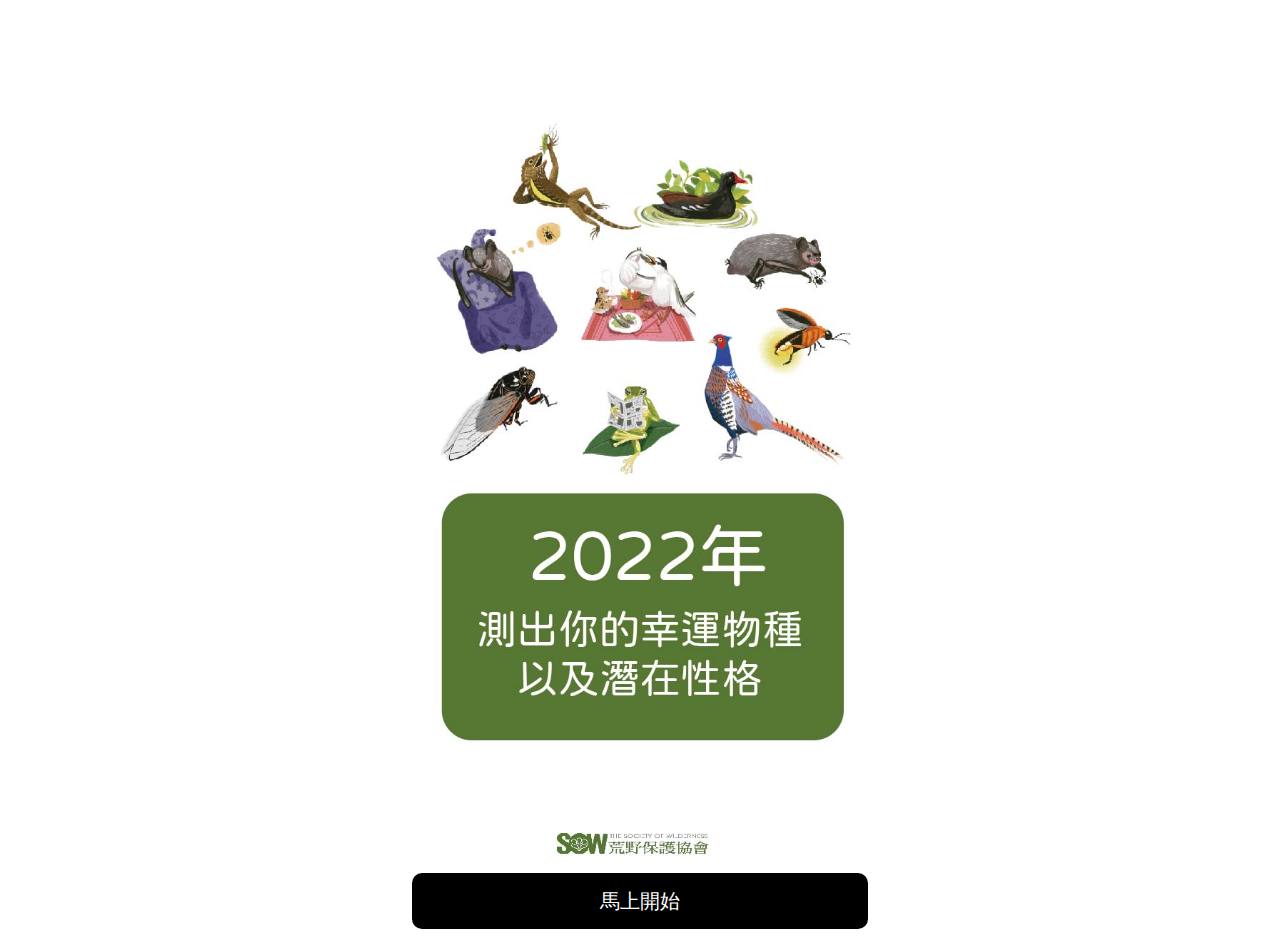
<file: index.html>
<!DOCTYPE html>
<html lang="en">
  <head>
    <meta charset="UTF-8" />
    <meta name="viewport" content="width=device-width, initial-scale=1.0" />
    <link href="./statics/css/style.css" rel="stylesheet" />
    <title>幸運物種測驗</title>
  </head>
  <body>
    <div class="container">
      <div class="dCKRya" style="width: 90%;">
        <a style="font-size: 4em; font-weight: bold; padding-top: 20%;"></a>
        <!-- <div>對朋友來說 我是怎樣的朋友？</div> -->
        <img
          src="./statics/img/mascots/更新版_圖卡_首頁.jpg"
          style="width: 80%; height: auto;"
        />
        <!-- <button>馬上開始</button> -->
        <input
          class="start_button"
          value="馬上開始"
          onclick="location.href='exams.html';"
          type="button"
        />
      </div>
    </div>
  </body>
</html>
</file>
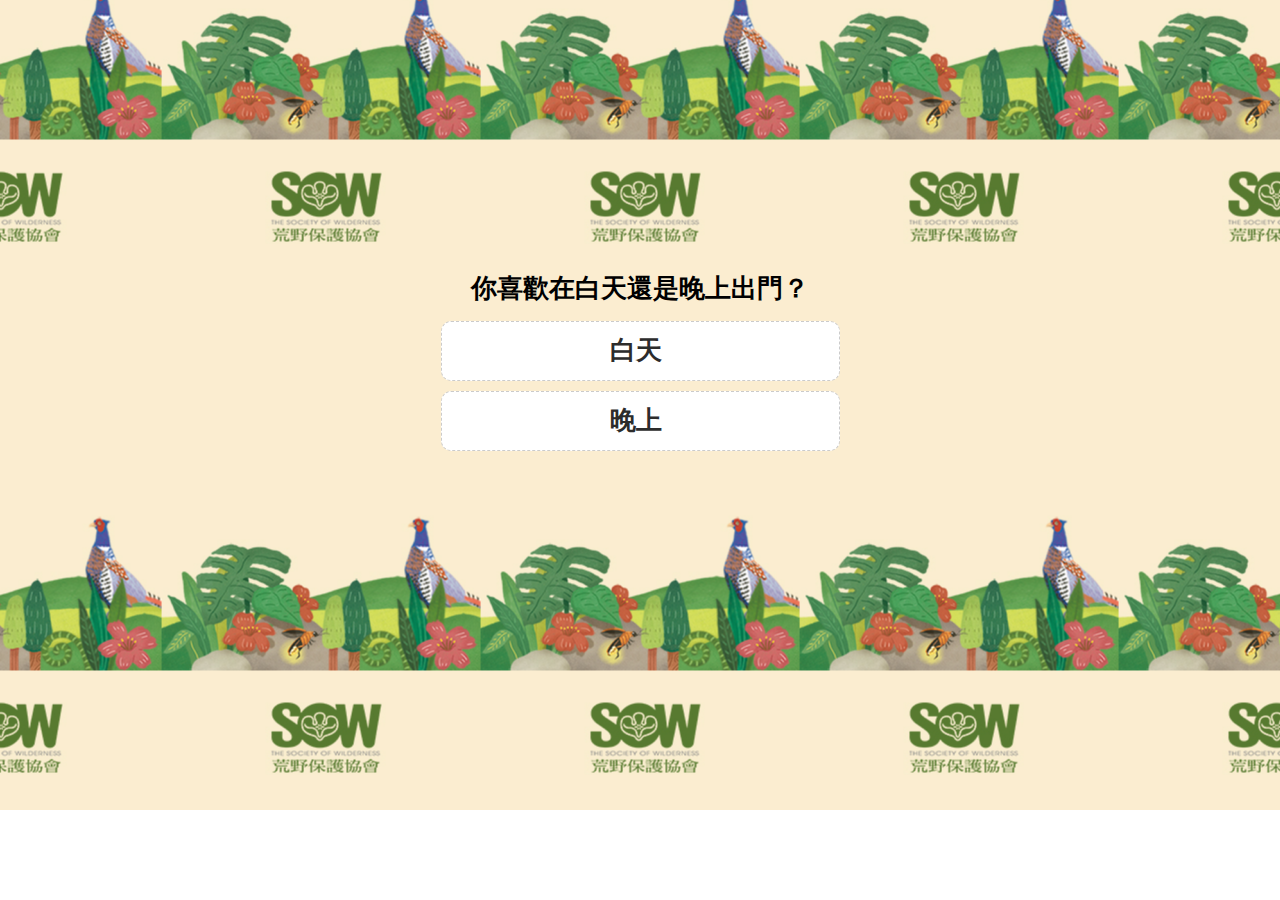
<file: exams.html>
<!DOCTYPE html>
<html lang="en">
  <head>
    <meta charset="UTF-8" />
    <meta name="viewport" content="width=device-width, initial-scale=1.0" />
    <link href="./statics/css/style.css" rel="stylesheet" />
    <title>幸運物種測驗</title>
  </head>
  <body>
    <div class="container bg_img">
      <div class="dCKRya">
        <div style="width: 70%; margin: 45%;">
          <div class="frTzDP" style="margin: 10px;">
            <!-- <img
              src="https://static.wippy.io/r/mbti_web/gender_image.png"
              style="bottom: 0px; width: 30%; height: 30%;"
            /> -->
            <div class="hcyQsG" id="question">
              <div>你喜歡在白天還是晚上出門？</div>
            </div>
          </div>
          <div>
            <!-- style="background-color: red;"> -->
            <button
              class="common__DefaultButton-tzij20-2 cdNgSy btn-on-click"
              style="
                display: flex;
                justify-content: center;
                align-items: center;
                outline: none;
              "
              id="btn_1"
              onclick="changeColor(1)"
            >
              <div id="btn_1_text" class="hcyQsG">白天</div>
            </button>
          </div>
          <div>
            <button
              class="common__DefaultButton-tzij20-2 cdNgSy btn-on-click"
              style="
                display: flex;
                justify-content: center;
                align-items: center;
                outline: none;
              "
              id="btn_2"
              onclick="changeColor(2)"
            >
              <div id="btn_2_text" class="hcyQsG">晚上</div>
            </button>
          </div>
        </div>
      </div>
    </div>
    <script>
      var num = 0;
      var NUM_QUESTION = 3;

      let ans = [];
      function sleep(ms) {
        return new Promise((resolve) => setTimeout(resolve, ms));
      }

      async function changeColor(n) {
        var btn_name = "btn_" + n;

        ans.push(n);

        document.getElementById(btn_name).style.borderColor =
          "rgb(253 105 139)";
        document.getElementById(btn_name).style.borderWidth = "0.25em";
        document.getElementById(btn_name + "_text").style.color =
          "rgb(253 105 139)";

        if (num <= NUM_QUESTION) await sleep(400).then(() => {});
        if (num == NUM_QUESTION) {
          runResults();
        }
        nextQuestion(num);
        num += 1;
      }

      function nextQuestion(num) {
        if (num < NUM_QUESTION)
          for (let i = 1; i <= 2; i++) {
            document.getElementById("btn_" + i).style.border =
              "1px dashed rgb(203, 203, 203)";
          }

        // document.getElementById("btn_2").style.border =
        //   "1px dashed rgb(203, 203, 203)";

        let options = [
          // ["白天", "夜晚"],
          ["外向", "內向"],
          ["唱歌我最愛", "唱歌我不愛"],
          ["怕", "不怕"]
        ];

        let questions = [
          // ["白天", "夜晚"],
          ["你認為你的個性是內向還外向？"],
          ["唱歌是你不可或缺的娛樂嗎？"],
          ["你怕高嗎？"]
        ];

        for (let i = 1; i <= 2; i++) {
          document.getElementById("btn_" + i).innerHTML =
            '<div class="bqQQkU">' +
            '</div><div id="btn_' +
            i +
            '_text" class="hcyQsG">' +
            options[num][i - 1] +
            "</div>";

          document.getElementById("question").innerHTML =
            "<div>" + questions[num] + "</div>";
          document.getElementById("btn_" + i + "_text").style.color =
            "rgb(44, 44, 44)";
        }

        // document.getElementById("btn_1_text").style.color = "rgb(44, 44, 44)";
        // document.getElementById("btn_2_text").style.color = "rgb(44, 44, 44)";
      }

      function runResults() {
        if (ans[0] == 2 && ans[2] == 2 && ans[3] == 1) {
          window.location.href = "mascot/rhacophorus_taipeianus.html";
        } else if (ans[0] == 1 && ans[1] == 2 && ans[2] == 1 && ans[3] == 1) {
          window.location.href = "mascot/sterna_albifrons.html";
        } else if (ans[0] == 2 && ans[1] == 1 && ans[2] == 1 && ans[3] == 2) {
          window.location.href = "mascot/frosted_bat.html";
        } else if (ans[0] == 1 && ans[1] == 1 && ans[2] == 2 && ans[3] == 2) {
          window.location.href = "mascot/gallinula_chloropus.html";
        } else if (ans[0] == 1 && ans[1] == 1 && ans[2] == 1 && ans[3] == 2) {
          window.location.href = "mascot/zhangixalus_arvalis.html";
        } else if (ans[0] == 1 && ans[1] == 2 && ans[2] == 1 && ans[3] == 2) {
          window.location.href = "mascot/lophura_swinhoii.html";
        } else if (ans[0] == 1 && ans[1] == 1 && ans[2] == 1 && ans[3] == 1) {
          window.location.href = "mascot/cryptotympana_atrata.html";
        } else if (ans[0] == 2 && ans[1] == 2 && ans[2] == 1 && ans[3] == 1) {
          window.location.href = "mascot/diploderma_swinhonis.html";
        } else if (ans[0] == 1 && ans[1] == 2 && ans[2] == 2 && ans[3] == 1) {
          window.location.href = "mascot/phasianus_colchicus_formosanus.html";
        } else if (ans[0] == 2 && ans[1] == 1 && ans[2] == 1 && ans[3] == 1) {
          window.location.href = "mascot/luciola_cerata.html";
        } else if (ans[0] == 2 && ans[1] == 2 && ans[2] == 2 && ans[3] == 2) {
          window.location.href = "mascot/luciola_cerata.html";
        } else if (ans[0] == 1 && ans[1] == 1 && ans[2] == 2 && ans[3] == 1) {
          window.location.href = "mascot/himantopus_himantopuss.html";
        } else {
          window.location.href = "mascot/wild_hero.html";
        }
      }

      //   if (num == 0) {
      //
      //   }
    </script>
  </body>
</html>
</file>
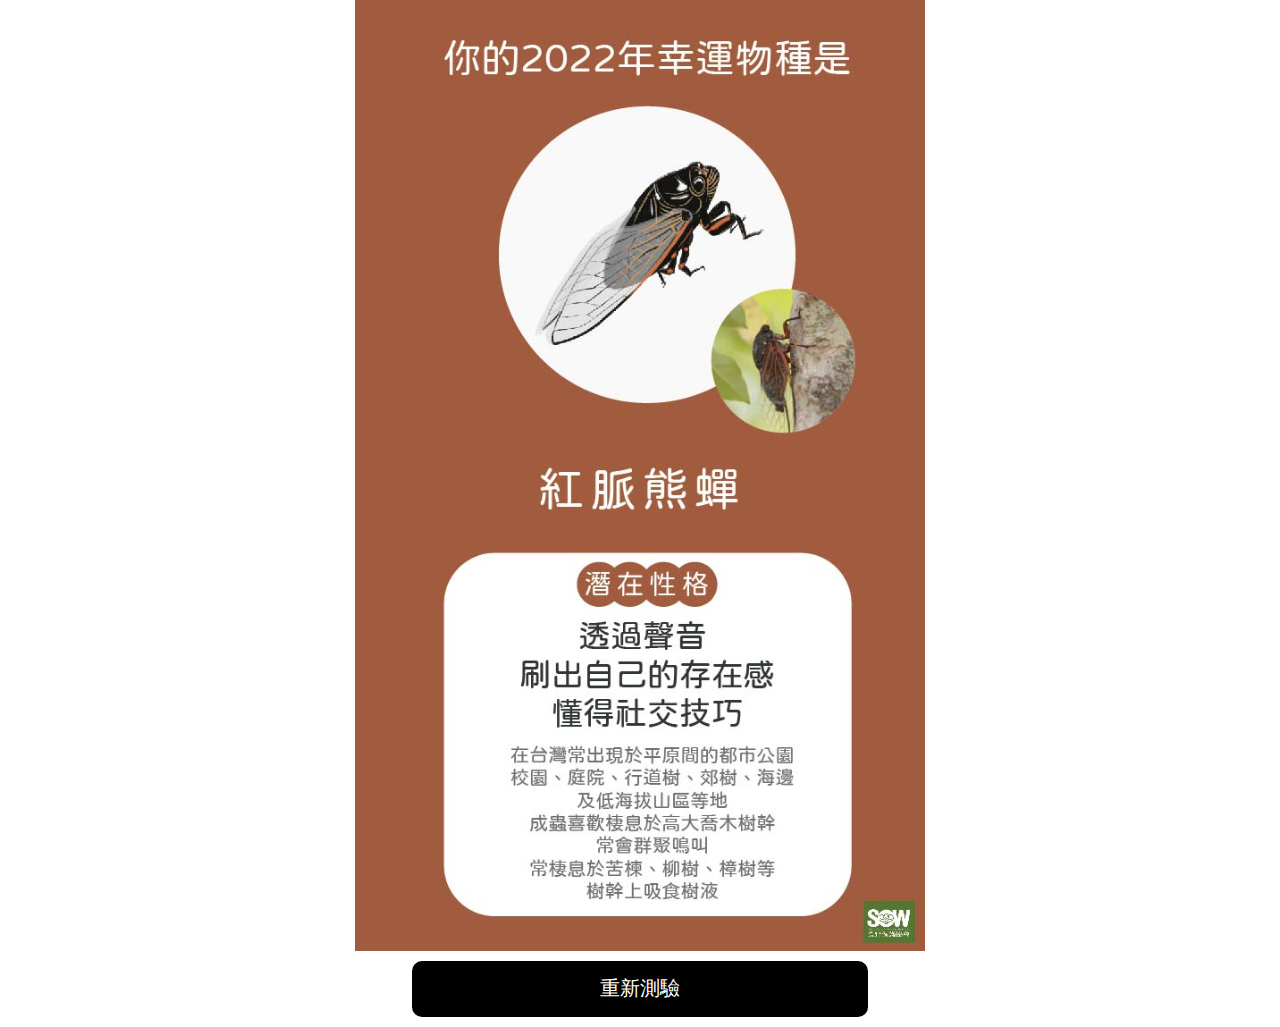
<file: mascot/cryptotympana_atrata.html>
<!DOCTYPE html>
<html lang="en">
  <head>
    <meta charset="UTF-8" />
    <meta name="viewport" content="width=device-width, initial-scale=1.0" />
    <link href="../statics/css/style.css" rel="stylesheet" />
    <title>幸運物種測驗</title>
  </head>
  <body>
    <div class="container">
      <div class="dCKRya" style="width: 90%;">
        <!-- <div>對朋友來說 我是怎樣的朋友？</div> -->
        <img
          src="../statics/img/mascots/更新版_圖卡_紅脈熊蟬.jpg"
          style="width: 100%; height: auto;"
        />
        <!-- <button>馬上開始</button> -->
        <input
          class="return_button"
          value="重新測驗"
          onclick="location.href='../index.html';"
          type="button"
        />
      </div>
    </div>
  </body>
</html>
</file>
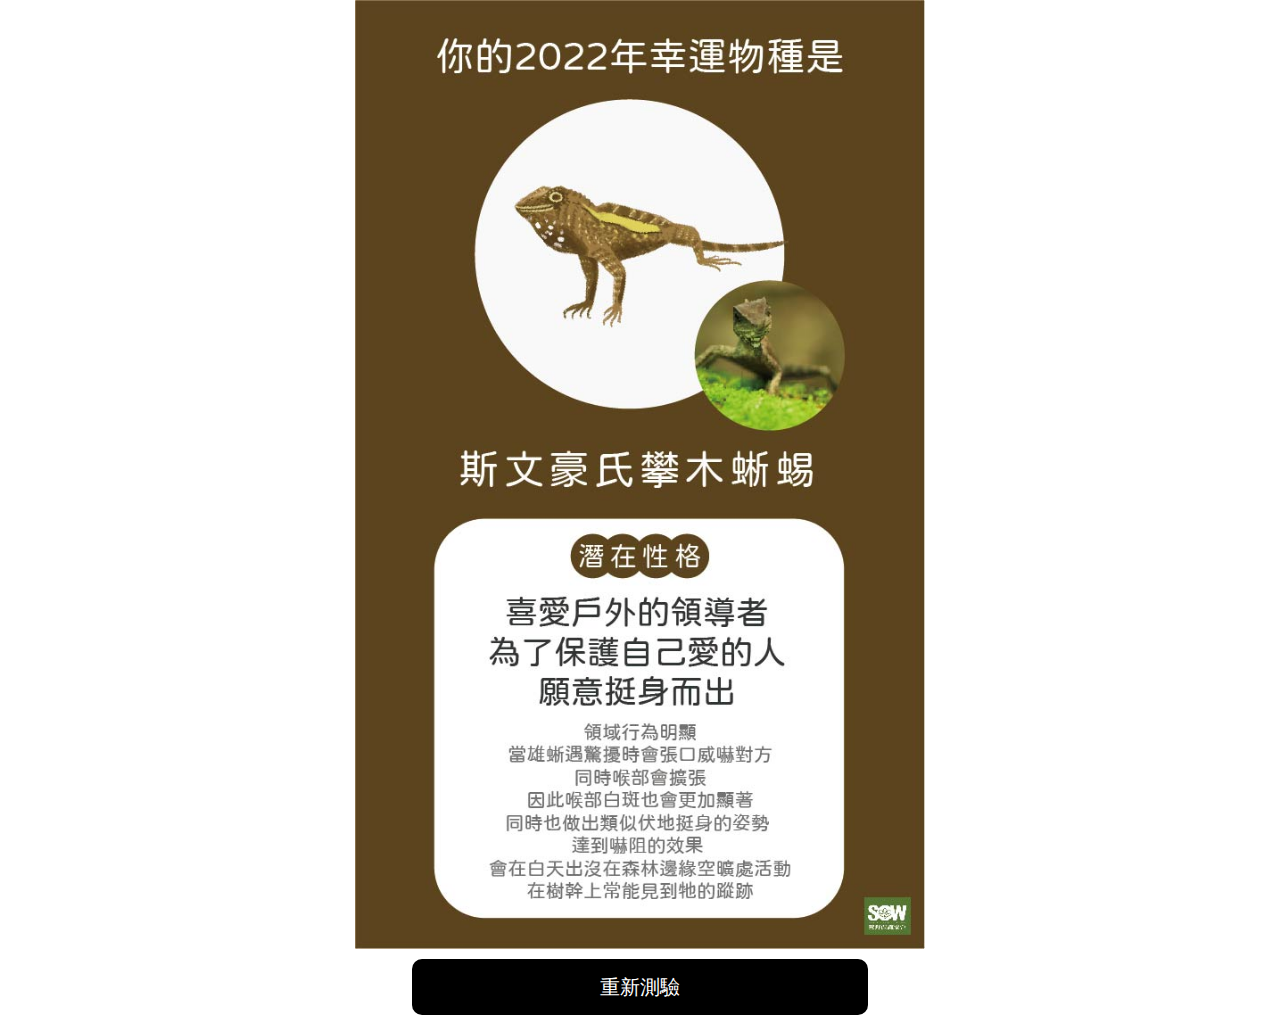
<file: mascot/diploderma_swinhonis.html>
<!DOCTYPE html>
<html lang="en">
  <head>
    <meta charset="UTF-8" />
    <meta name="viewport" content="width=device-width, initial-scale=1.0" />
    <link href="../statics/css/style.css" rel="stylesheet" />
    <title>幸運物種測驗</title>
  </head>
  <body>
    <div class="container">
      <div class="dCKRya" style="width: 90%;">
        <!-- <div>對朋友來說 我是怎樣的朋友？</div> -->
        <img
          src="../statics/img/mascots/更新版_圖卡_斯文豪氏攀木蜥蜴.jpg"
          style="width: 100%; height: auto;"
        />
        <!-- <button>馬上開始</button> -->
        <input
          class="return_button"
          value="重新測驗"
          onclick="location.href='../index.html';"
          type="button"
        />
      </div>
    </div>
  </body>
</html>
</file>
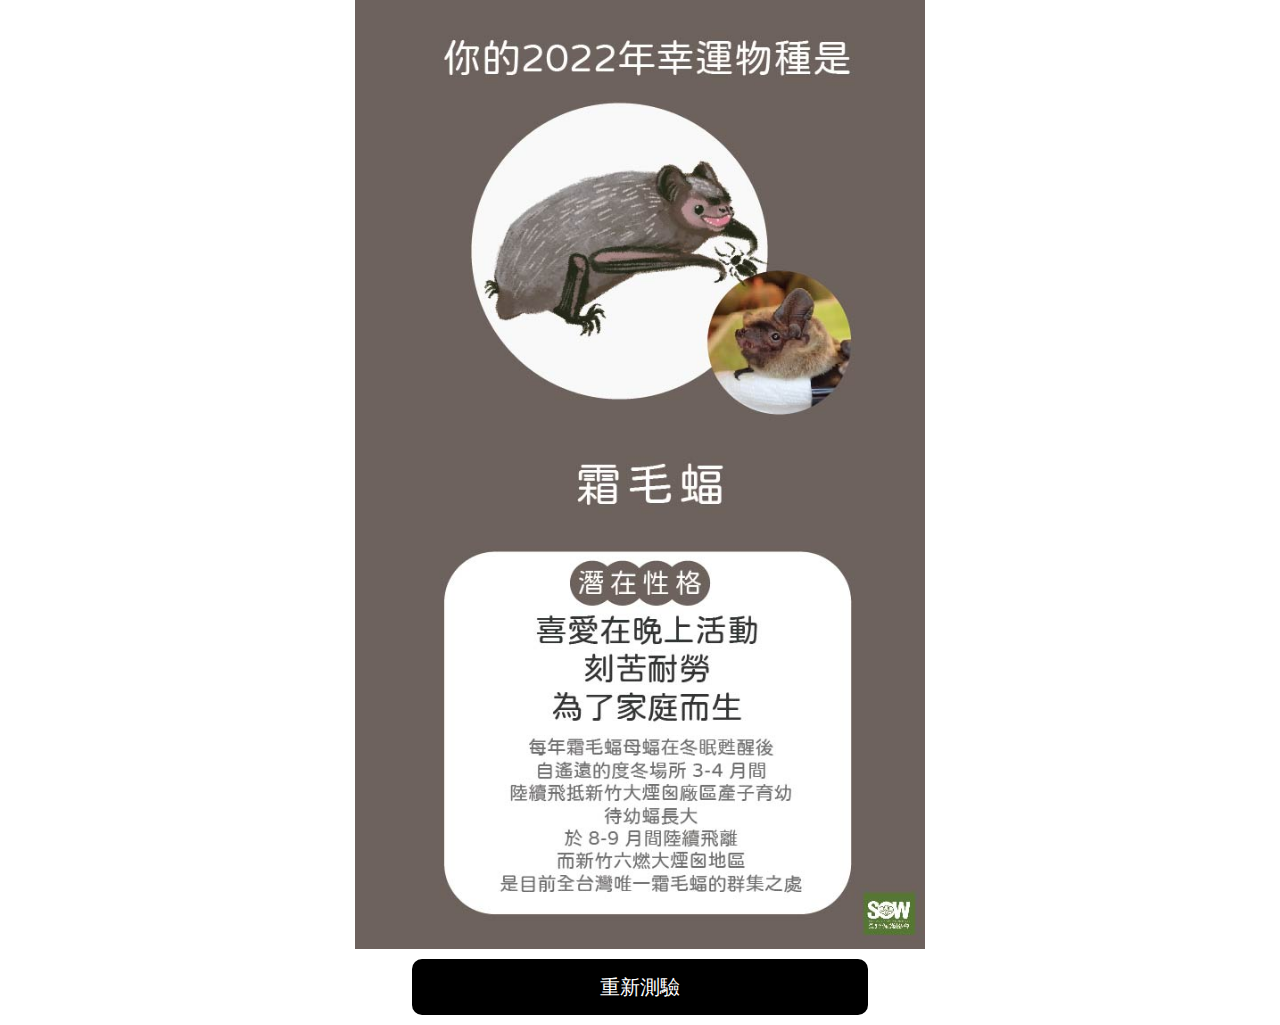
<file: mascot/frosted_bat.html>
<!DOCTYPE html>
<html lang="en">
  <head>
    <meta charset="UTF-8" />
    <meta name="viewport" content="width=device-width, initial-scale=1.0" />
    <link href="../statics/css/style.css" rel="stylesheet" />
    <title>幸運物種測驗</title>
  </head>
  <body>
    <div class="container">
      <div class="dCKRya" style="width: 90%;">
        <!-- <div>對朋友來說 我是怎樣的朋友？</div> -->
        <img
          src="../statics/img/mascots/更新版_圖卡_霜毛蝠.jpg"
          style="width: 100%; height: auto;"
        />
        <!-- <button>馬上開始</button> -->
        <input
          class="return_button"
          value="重新測驗"
          onclick="location.href='../index.html';"
          type="button"
        />
      </div>
    </div>
  </body>
</html>
</file>
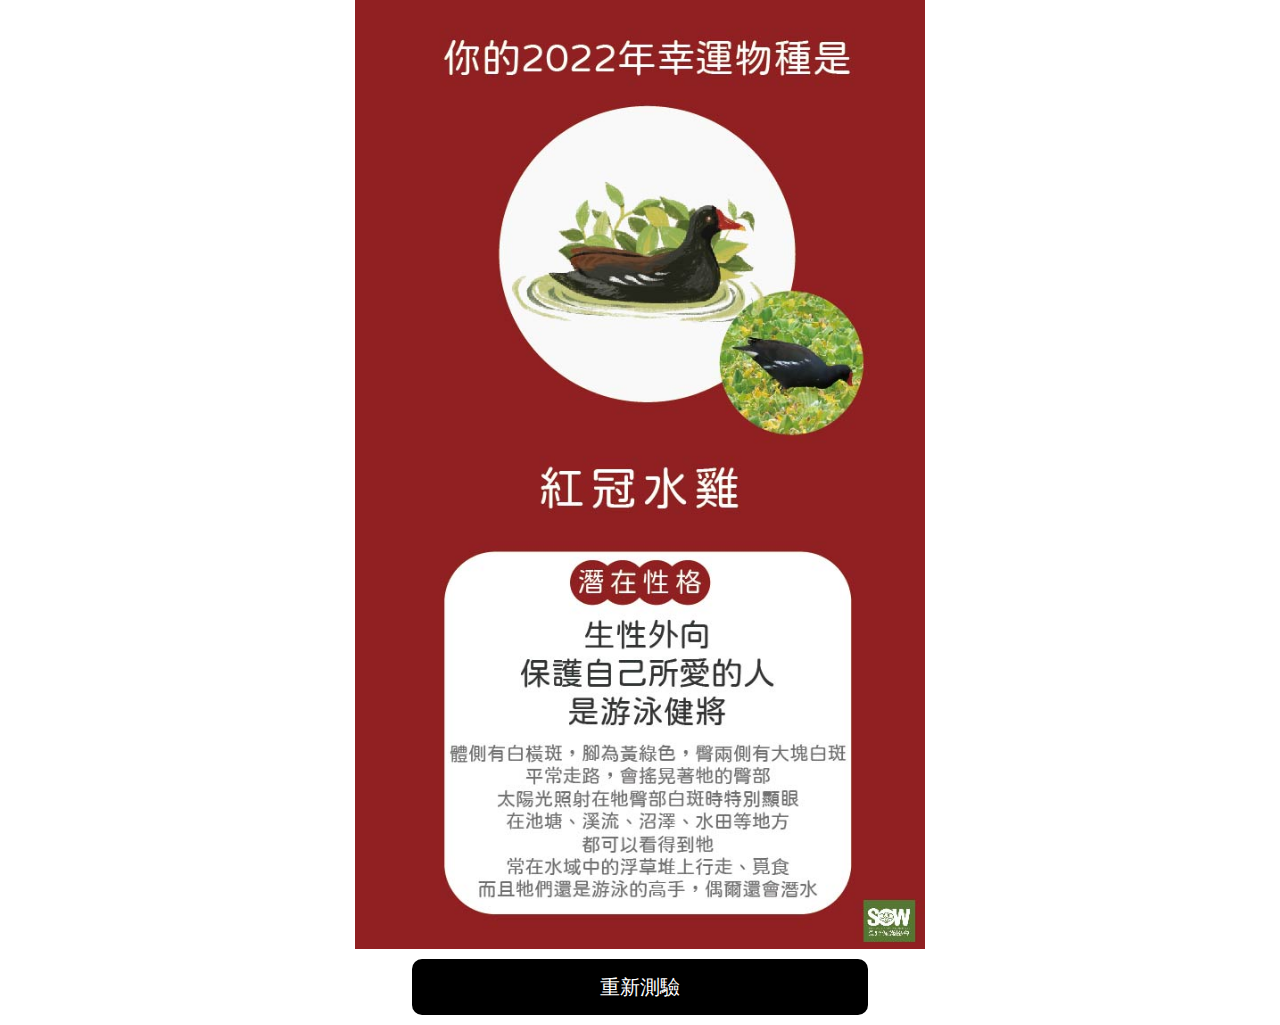
<file: mascot/gallinula_chloropus.html>
<!DOCTYPE html>
<html lang="en">
  <head>
    <meta charset="UTF-8" />
    <meta name="viewport" content="width=device-width, initial-scale=1.0" />
    <link href="../statics/css/style.css" rel="stylesheet" />
    <title>幸運物種測驗</title>
  </head>
  <body>
    <div class="container">
      <div class="dCKRya" style="width: 90%;">
        <!-- <div>對朋友來說 我是怎樣的朋友？</div> -->
        <img
          src="../statics/img/mascots/更新版_圖卡_紅冠水雞.jpg"
          style="width: 100%; height: auto;"
        />
        <!-- <button>馬上開始</button> -->
        <input
          class="return_button"
          value="重新測驗"
          onclick="location.href='../index.html';"
          type="button"
        />
      </div>
    </div>
  </body>
</html>
</file>
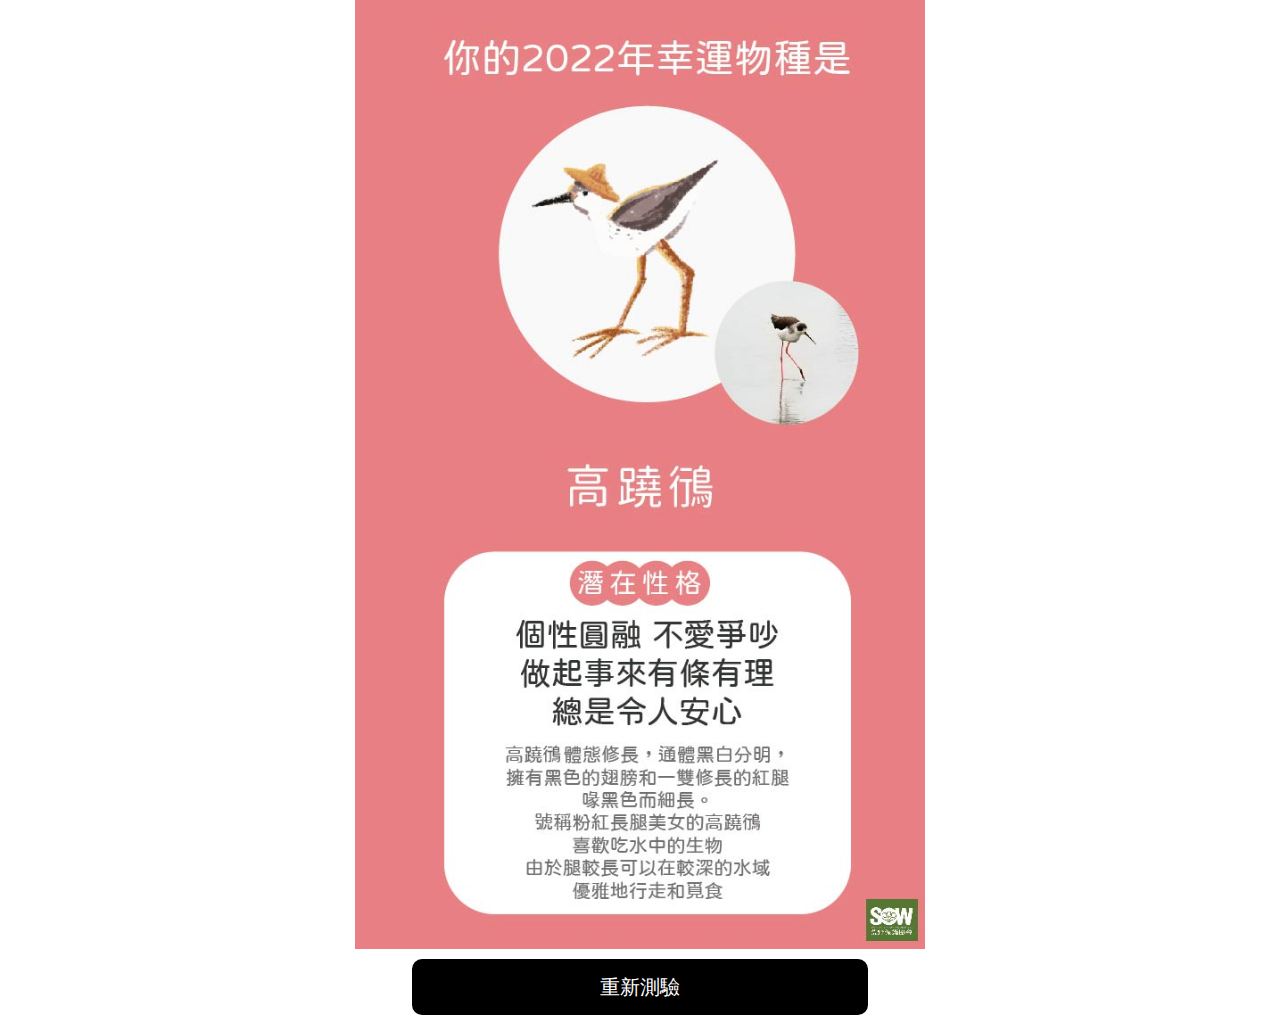
<file: mascot/himantopus_himantopuss.html>
<!DOCTYPE html>
<html lang="en">
  <head>
    <meta charset="UTF-8" />
    <meta name="viewport" content="width=device-width, initial-scale=1.0" />
    <link href="../statics/css/style.css" rel="stylesheet" />
    <title>幸運物種測驗</title>
  </head>
  <body>
    <div class="container">
      <div class="dCKRya" style="width: 90%;">
        <!-- <div>對朋友來說 我是怎樣的朋友？</div> -->
        <img
          src="../statics/img/mascots/更新版_圖卡_高蹺鴴.jpg"
          style="width: 100%; height: auto;"
        />
        <!-- <button>馬上開始</button> -->
        <input
          class="return_button"
          value="重新測驗"
          onclick="location.href='../index.html';"
          type="button"
        />
      </div>
    </div>
  </body>
</html>
</file>
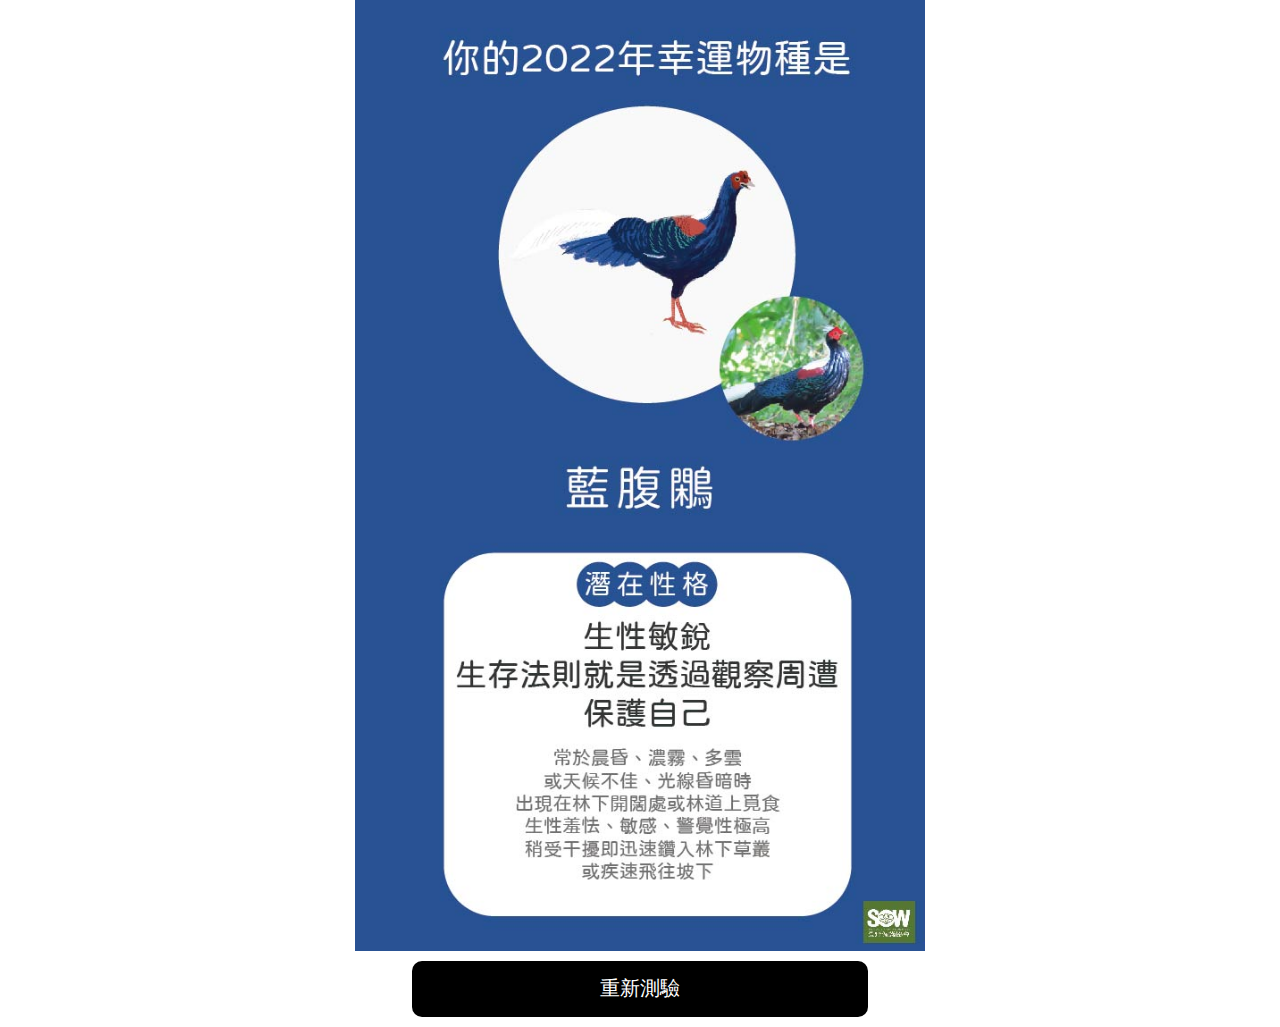
<file: mascot/lophura_swinhoii.html>
<!DOCTYPE html>
<html lang="en">
  <head>
    <meta charset="UTF-8" />
    <meta name="viewport" content="width=device-width, initial-scale=1.0" />
    <link href="../statics/css/style.css" rel="stylesheet" />
    <title>幸運物種測驗</title>
  </head>
  <body>
    <div class="container">
      <div class="dCKRya" style="width: 90%;">
        <!-- <div>對朋友來說 我是怎樣的朋友？</div> -->
        <img
          src="../statics/img/mascots/更新版_圖卡_藍腹鷴.jpg"
          style="width: 100%; height: auto;"
        />
        <!-- <button>馬上開始</button> -->
        <input
          class="return_button"
          value="重新測驗"
          onclick="location.href='../index.html';"
          type="button"
        />
      </div>
    </div>
  </body>
</html>
</file>
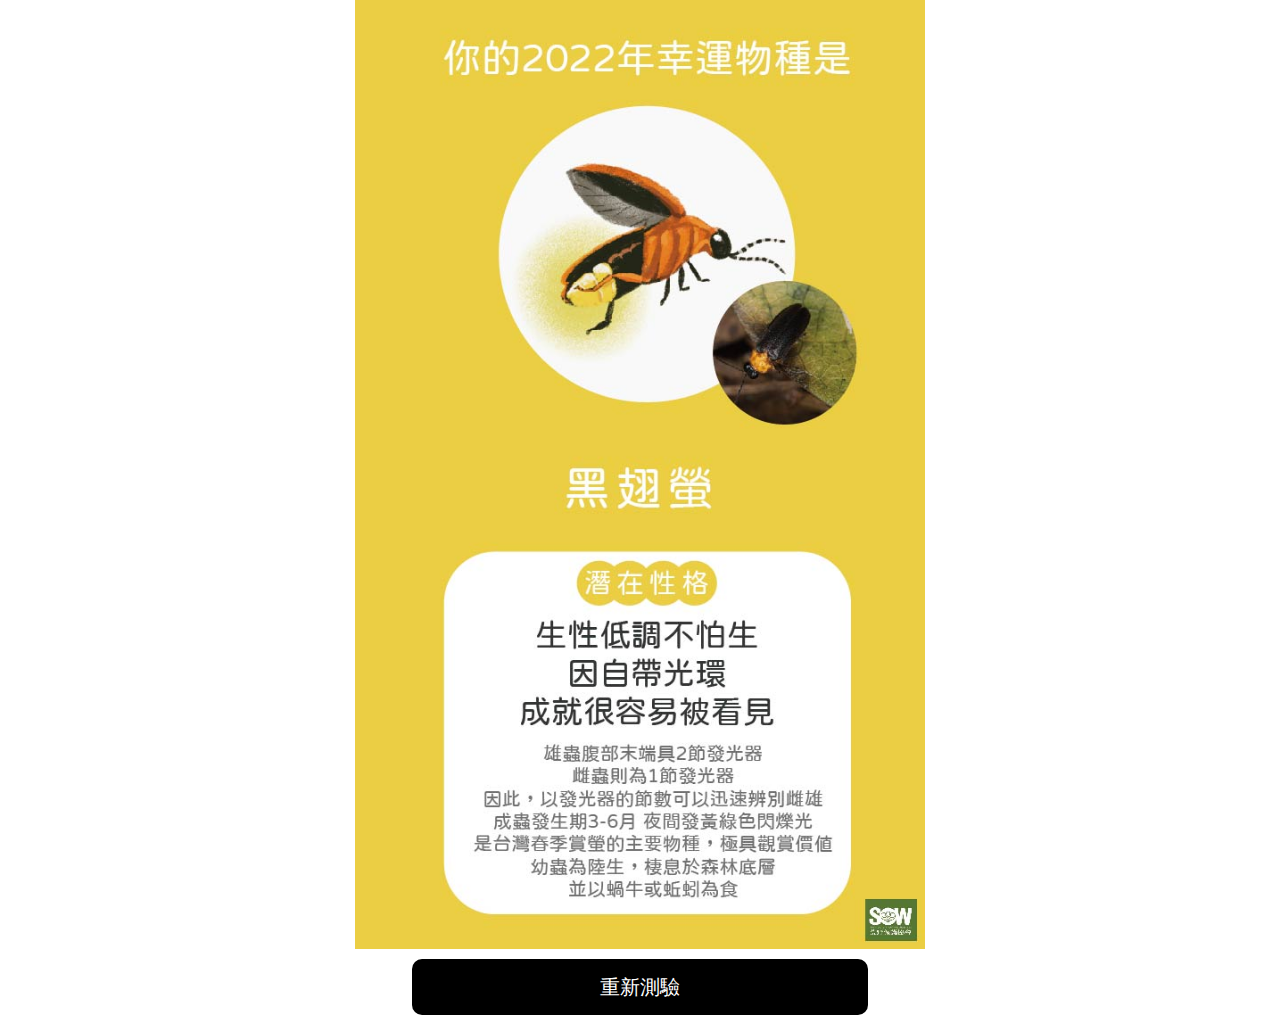
<file: mascot/luciola_cerata.html>
<!DOCTYPE html>
<html lang="en">
  <head>
    <meta charset="UTF-8" />
    <meta name="viewport" content="width=device-width, initial-scale=1.0" />
    <link href="../statics/css/style.css" rel="stylesheet" />
    <title>幸運物種測驗</title>
  </head>
  <body>
    <div class="container">
      <div class="dCKRya" style="width: 90%;">
        <!-- <div>對朋友來說 我是怎樣的朋友？</div> -->
        <img
          src="../statics/img/mascots/更新版_圖卡_黑翅螢.jpg"
          style="width: 100%; height: auto;"
        />
        <!-- <button>馬上開始</button> -->
        <input
          class="return_button"
          value="重新測驗"
          onclick="location.href='../index.html';"
          type="button"
        />
      </div>
    </div>
  </body>
</html>
</file>
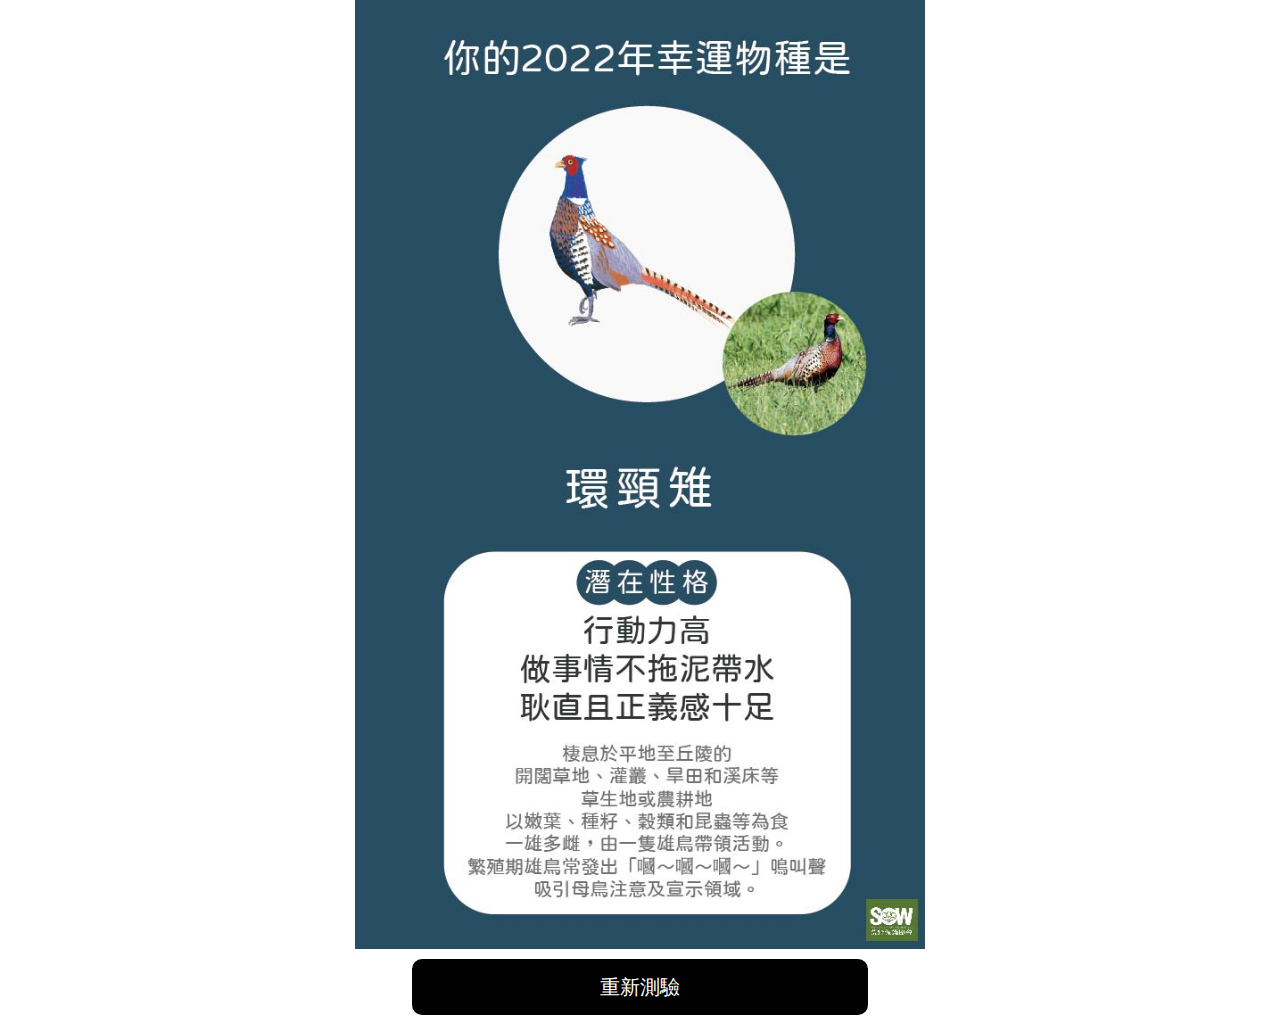
<file: mascot/phasianus_colchicus_formosanus.html>
<!DOCTYPE html>
<html lang="en">
  <head>
    <meta charset="UTF-8" />
    <meta name="viewport" content="width=device-width, initial-scale=1.0" />
    <link href="../statics/css/style.css" rel="stylesheet" />
    <title>幸運物種測驗</title>
  </head>
  <body>
    <div class="container">
      <div class="dCKRya" style="width: 90%;">
        <!-- <div>對朋友來說 我是怎樣的朋友？</div> -->
        <img
          src="../statics/img/mascots/更新版_圖卡_環頸雉.jpg"
          style="width: 100%; height: auto;"
        />
        <!-- <button>馬上開始</button> -->
        <input
          class="return_button"
          value="重新測驗"
          onclick="location.href='../index.html';"
          type="button"
        />
      </div>
    </div>
  </body>
</html>
</file>
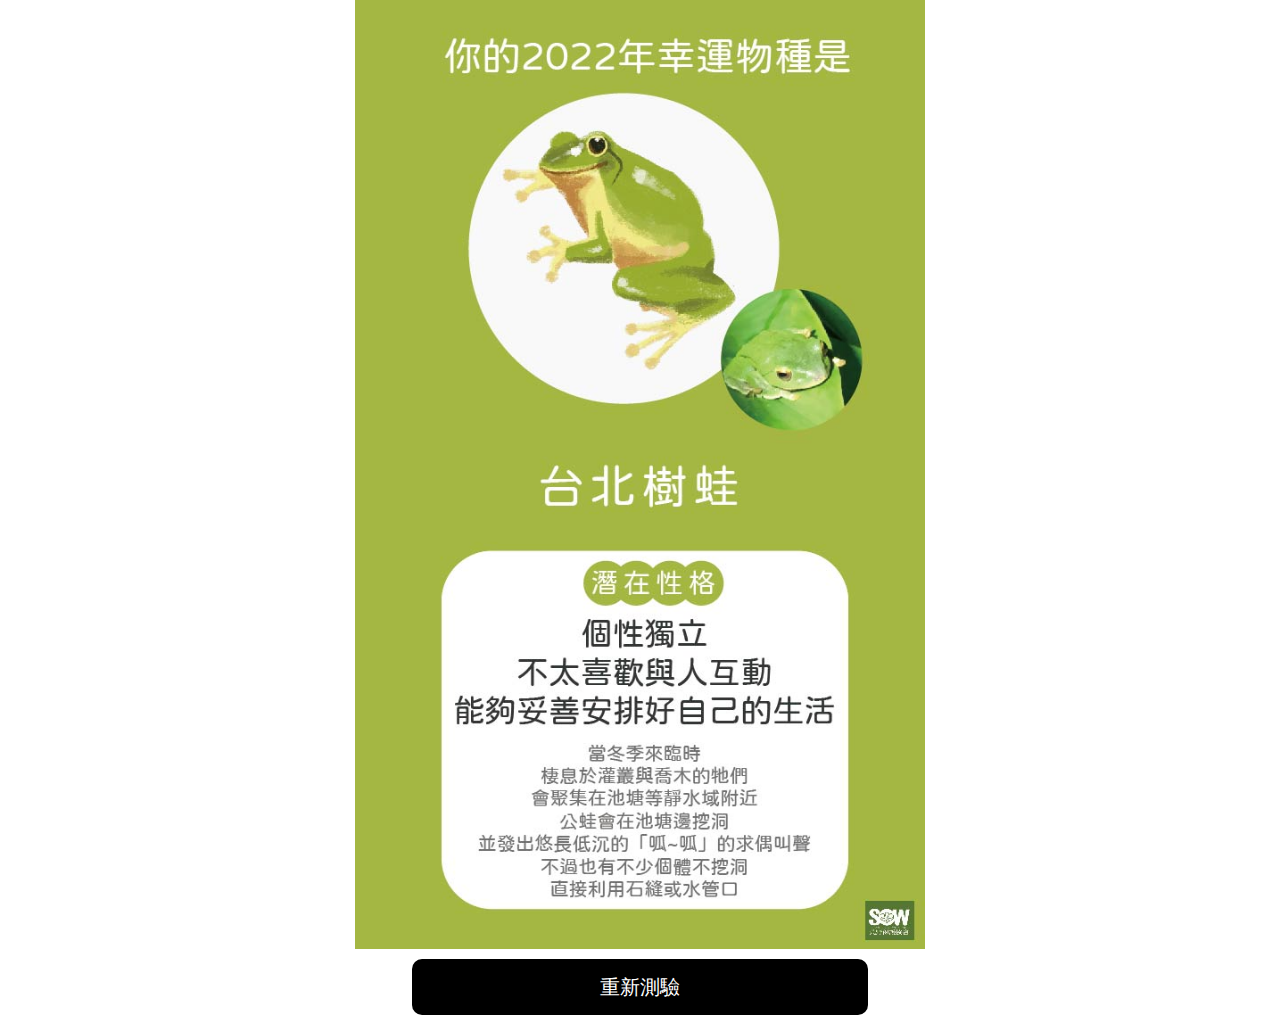
<file: mascot/rhacophorus_taipeianus.html>
<!DOCTYPE html>
<html lang="en">
  <head>
    <meta charset="UTF-8" />
    <meta name="viewport" content="width=device-width, initial-scale=1.0" />
    <link href="../statics/css/style.css" rel="stylesheet" />
    <title>幸運物種測驗</title>
  </head>
  <body>
    <div class="container">
      <div class="dCKRya" style="width: 90%;">
        <!-- <div>對朋友來說 我是怎樣的朋友？</div> -->
        <img
          src="../statics/img/mascots/更新版_圖卡_台北樹蛙.jpg"
          style="width: 100%; height: auto;"
        />
        <!-- <button>馬上開始</button> -->
        <input
          class="return_button"
          value="重新測驗"
          onclick="location.href='../index.html';"
          type="button"
        />
      </div>
    </div>
  </body>
</html>
</file>
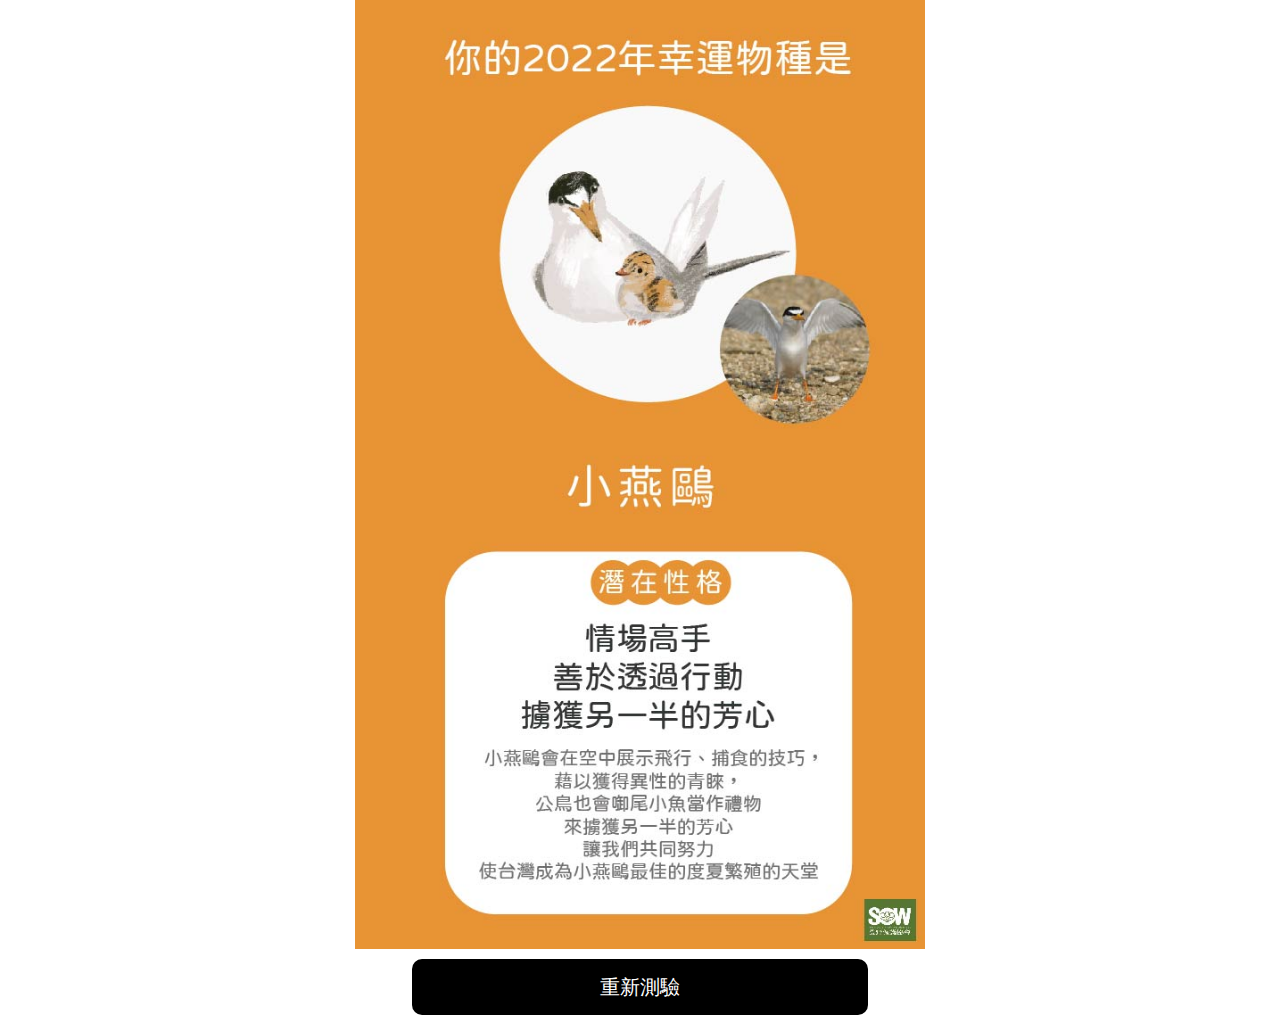
<file: mascot/sterna_albifrons.html>
<!DOCTYPE html>
<html lang="en">
  <head>
    <meta charset="UTF-8" />
    <meta name="viewport" content="width=device-width, initial-scale=1.0" />
    <link href="../statics/css/style.css" rel="stylesheet" />
    <title>幸運物種測驗</title>
  </head>
  <body>
    <div class="container">
      <div class="dCKRya" style="width: 90%;">
        <!-- <div>對朋友來說 我是怎樣的朋友？</div> -->
        <img
          src="../statics/img/mascots/更新版_圖卡_小燕鷗.jpg"
          style="width: 100%; height: auto;"
        />
        <!-- <button>馬上開始</button> -->
        <input
          class="return_button"
          value="重新測驗"
          onclick="location.href='../index.html';"
          type="button"
        />
      </div>
    </div>
  </body>
</html>
</file>
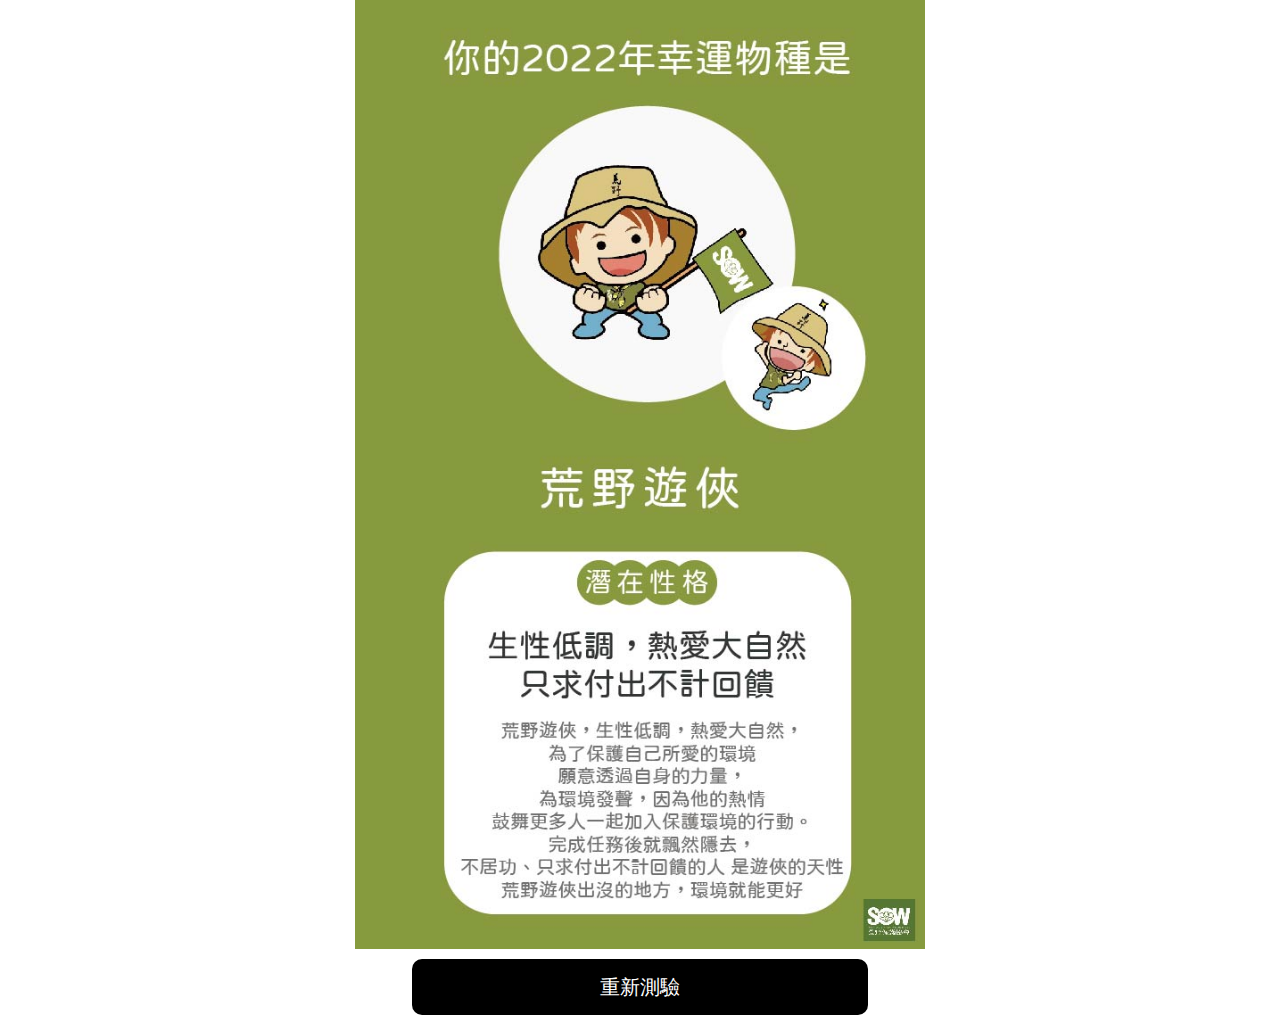
<file: mascot/wild_hero.html>
<!DOCTYPE html>
<html lang="en">
  <head>
    <meta charset="UTF-8" />
    <meta name="viewport" content="width=device-width, initial-scale=1.0" />
    <link href="../statics/css/style.css" rel="stylesheet" />
    <title>幸運物種測驗</title>
  </head>
  <body>
    <div class="container">
      <div class="dCKRya" style="width: 90%;">
        <!-- <div>對朋友來說 我是怎樣的朋友？</div> -->
        <img
          src="../statics/img/mascots/更新版_圖卡_荒野遊俠.jpg"
          style="width: 100%; height: auto;"
        />
        <!-- <button>馬上開始</button> -->
        <input
          class="return_button"
          value="重新測驗"
          onclick="location.href='../index.html';"
          type="button"
        />
      </div>
    </div>
  </body>
</html>
</file>
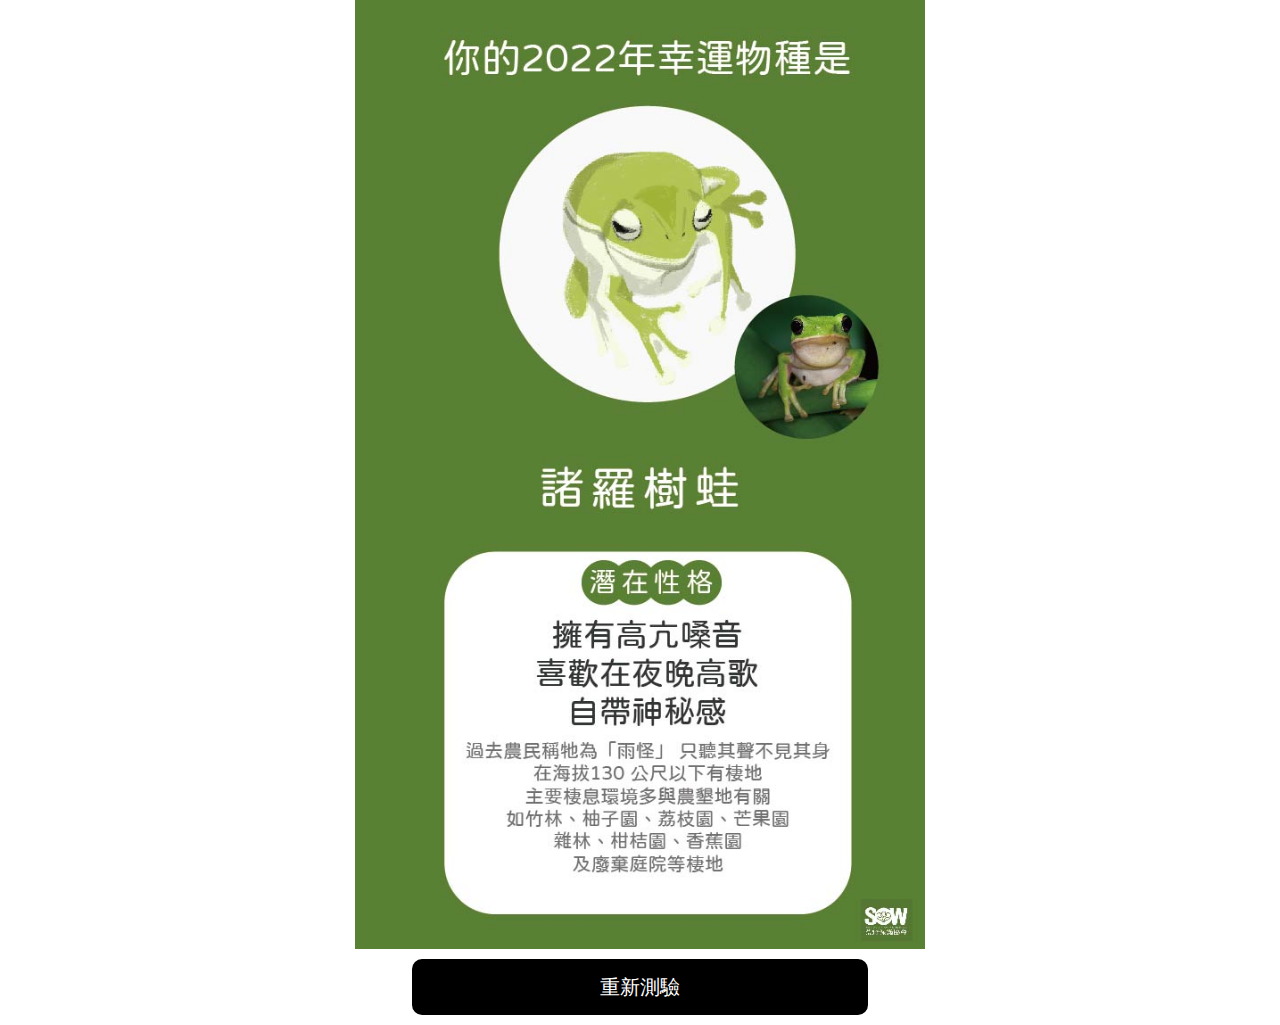
<file: mascot/zhangixalus_arvalis.html>
<!DOCTYPE html>
<html lang="en">
  <head>
    <meta charset="UTF-8" />
    <meta name="viewport" content="width=device-width, initial-scale=1.0" />
    <link href="../statics/css/style.css" rel="stylesheet" />
    <title>幸運物種測驗</title>
  </head>
  <body>
    <div class="container">
      <div class="dCKRya" style="width: 90%;">
        <!-- <div>對朋友來說 我是怎樣的朋友？</div> -->
        <img
          src="../statics/img/mascots/更新版_圖卡_諸羅樹蛙.jpg"
          style="width: 100%; height: auto;"
        />
        <!-- <button>馬上開始</button> -->
        <input
          class="return_button"
          value="重新測驗"
          onclick="location.href='../index.html';"
          type="button"
        />
      </div>
    </div>
  </body>
</html>
</file>
<file: statics/css/style.css>
body,
.container,
html {
  width: 100%;
  height: auto;
  min-height: 90vh;
  margin: 0;
  padding: 0;
  display: flex;
  justify-content: center;
  align-items: flex-start;
  touch-action: manipulation;
  /* -webkit-tap-highlight-color: transparent; */
}

.dCKRya {
  width: 100%;
  max-width: 570px;
  min-width: 320px;
  display: flex;
  flex-direction: column;
  align-items: center;
}

.bg_img {
  background-image: url("../img/背景.jpg");
  /* background-repeat: no-repeat; */
  width: 100%;
  background-position: center center;
}

.start_button {
  height: 56px;
  margin-bottom: 10px;
  background: rgb(0, 0, 0);
  border-radius: 10px;
  border: 0px solid black;
  font-family: "Noto Sans";
  font-style: normal;
  font-weight: normal;
  font-size: 20px;
  line-height: 155.5%;
  text-align: center;
  color: rgb(255, 255, 255);
  width: 80%;
}

.return_button {
  height: 56px;
  margin: 10px;
  background: rgb(0, 0, 0);
  border-radius: 10px;
  border: 0px solid black;
  font-family: "Noto Sans";
  font-style: normal;
  font-weight: normal;
  font-size: 20px;
  line-height: 155.5%;
  text-align: center;
  color: rgb(255, 255, 255);
  width: 80%;
}

.cdNgSy {
  width: 100%;
  height: 60px;
  background: rgb(255, 255, 255);
  border: 1px dashed rgb(203, 203, 203);
  border-radius: 10px;
  margin-bottom: 10px;
  text-align: left;
  word-break: keep-all;
  padding: 0px 24px 0px 16px;
  color: rgb(44, 44, 44);
}

.dzyTME {
  font-family: "Noto Sans";
  font-style: normal;
  font-weight: normal;
  font-size: 16px;
  line-height: 140%;
  color: rgb(0, 0, 0);
  display: flex;
  flex-direction: column;
  align-items: flex-start;
  justify-content: center;
}

.frTzDP {
  display: flex;
}

.hcyQsG {
  font-family: "Noto Sans";
  font-style: normal;
  font-weight: bold;
  font-size: 26px;
  line-height: 44px;
  margin: auto;
}

.bqQQkU {
  font-family: "Noto Sans";
  font-style: normal;
  font-weight: bold;
  font-size: 32px;
  line-height: 44px;
  color: inherit;
}
.ltnna {
  font-family: "Noto Sans";
  font-style: normal;
  font-weight: 500;
  font-size: 16px;
  line-height: 22px;
  color: inherit;
  margin-left: 15px;
  word-break: break-all;
}
</file>
